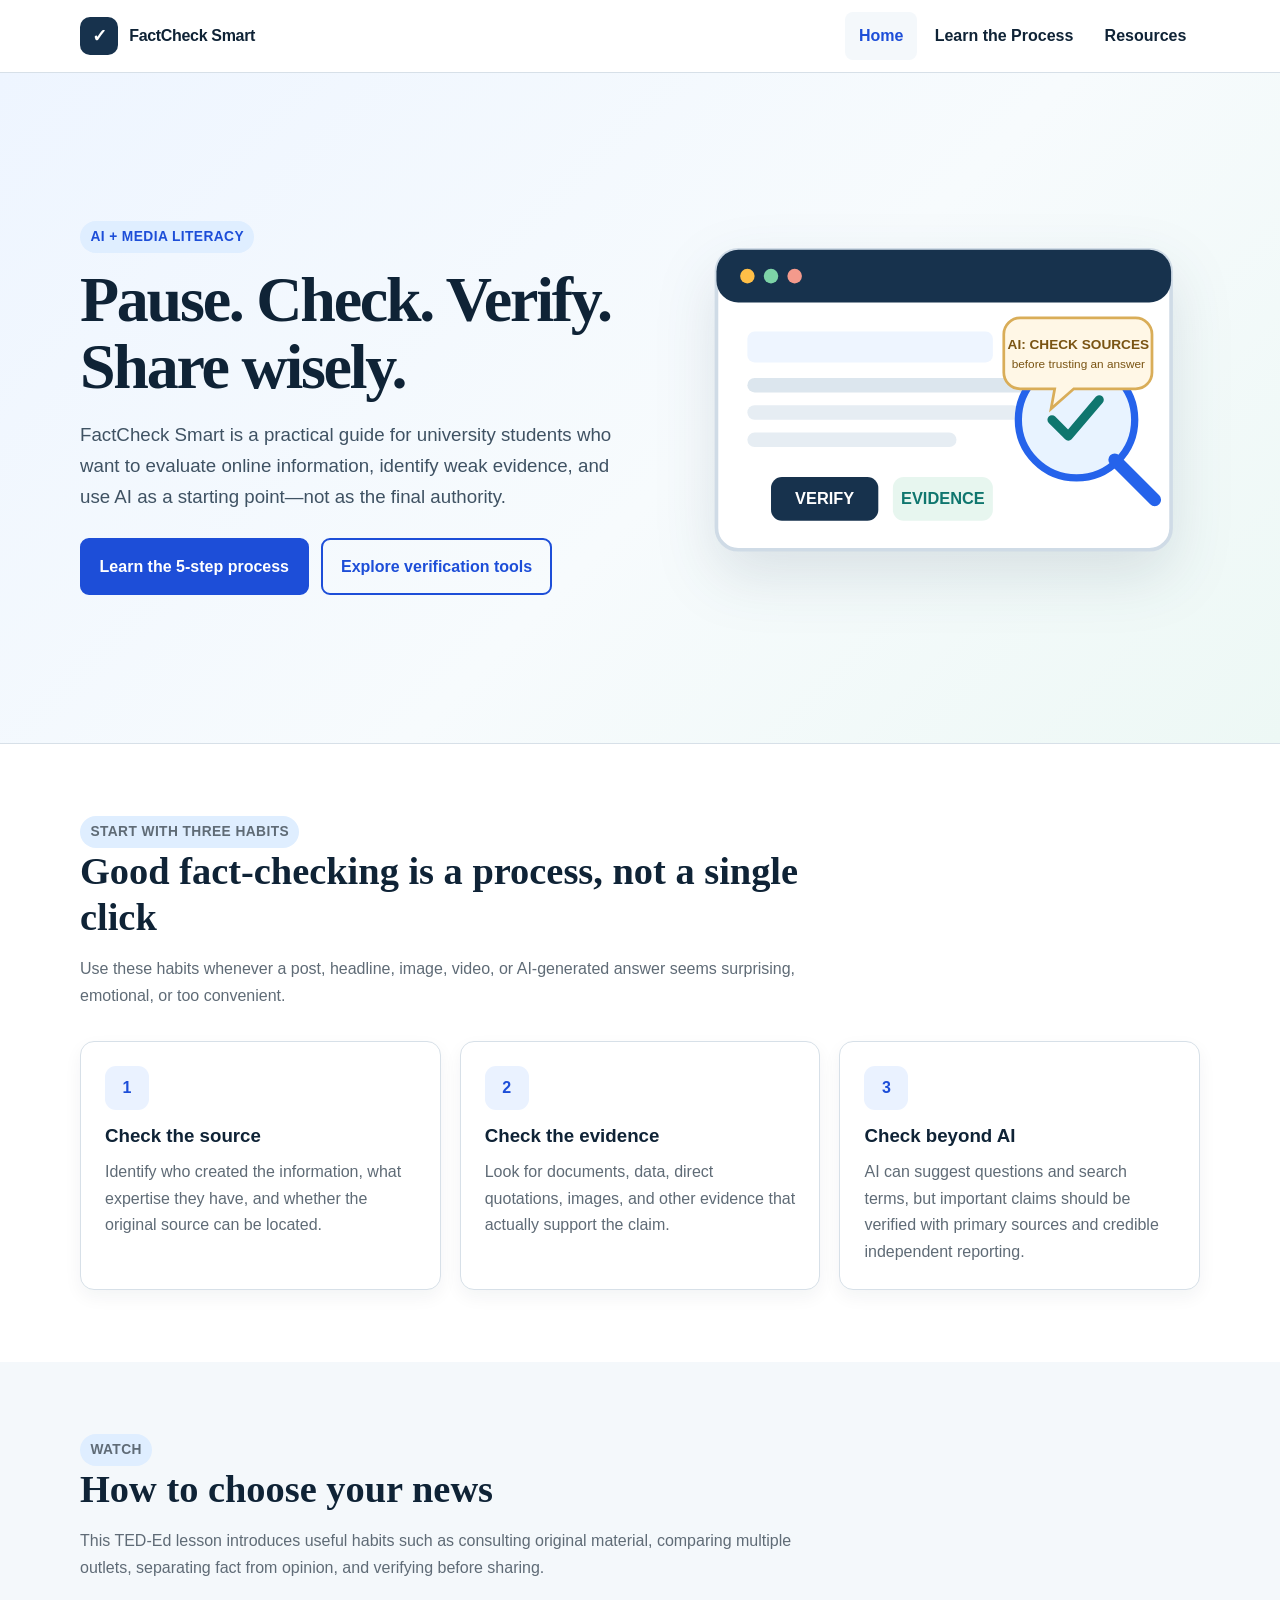
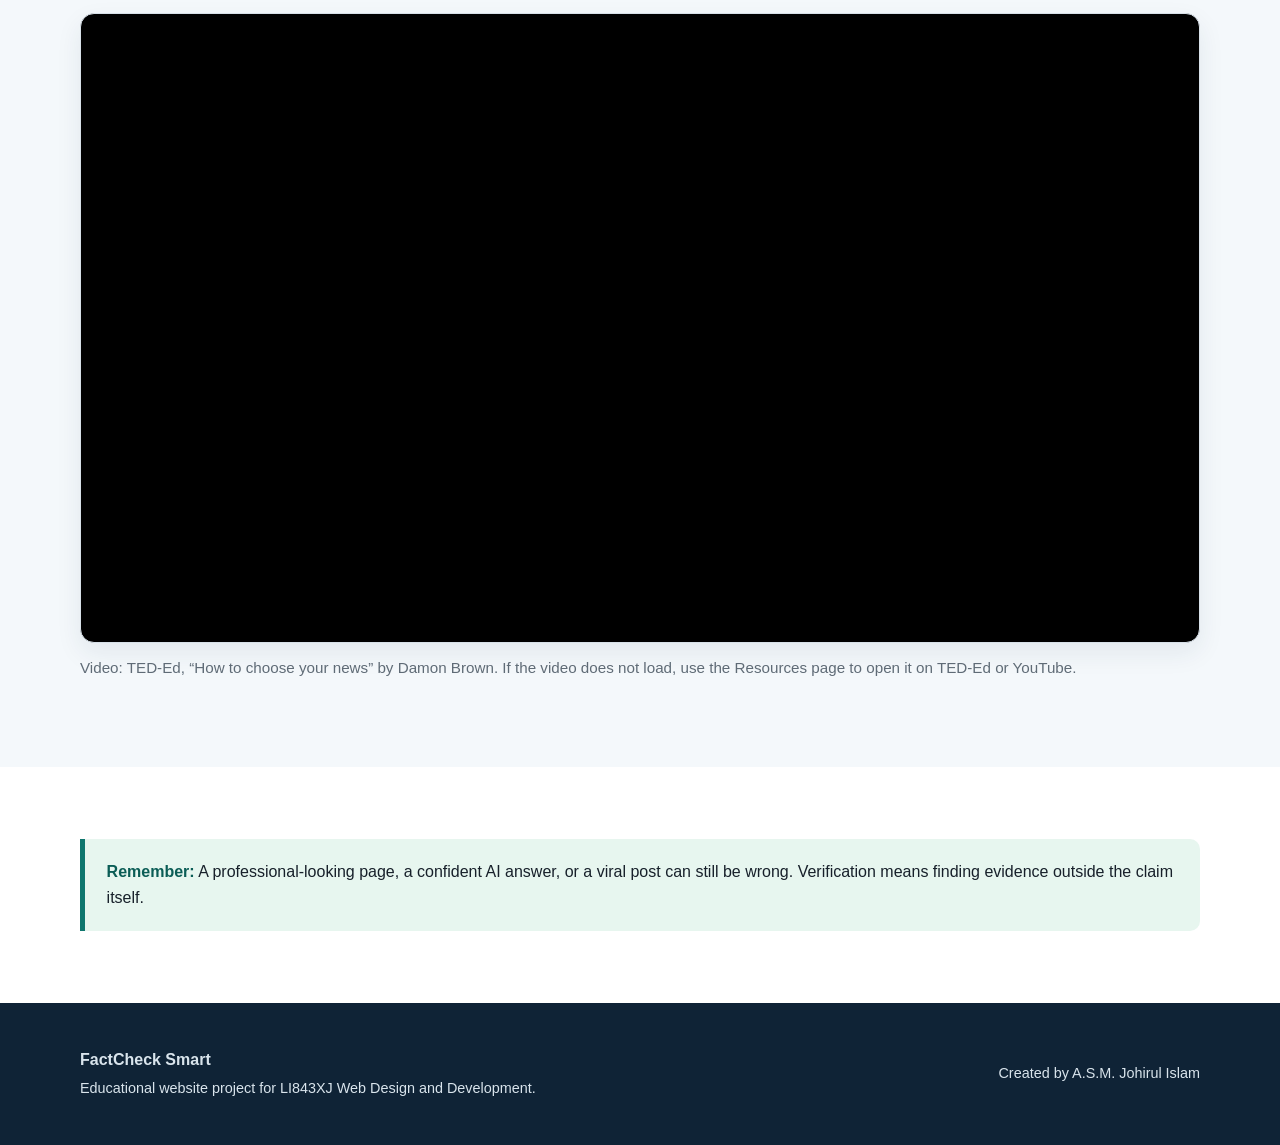
<file: index.html>
<!DOCTYPE html>
<html lang="en">
<head>
  <meta charset="UTF-8">
  <meta name="viewport" content="width=device-width, initial-scale=1.0">
  <meta name="description" content="FactCheck Smart is an educational website that helps university students evaluate online information and use AI-assisted fact-checking responsibly.">
  <title>FactCheck Smart | Home</title>
  <link rel="stylesheet" href="style.css">
</head>
<body>
<a class="skip-link" href="#main-content">Skip to main content</a>
<header class="site-header">
  <div class="nav-wrap">
    <a class="brand" href="index.html" aria-label="FactCheck Smart home">
      <span class="brand-mark" aria-hidden="true">✓</span>
      <span>FactCheck Smart</span>
    </a>
    <nav class="site-nav" aria-label="Primary navigation">
      <ul>
        <li><a href="index.html" aria-current="page">Home</a></li>
        <li><a href="learn.html">Learn the Process</a></li>
        <li><a href="resources.html">Resources</a></li>
      </ul>
    </nav>
  </div>
</header>

<main id="main-content">
  <section class="hero" aria-labelledby="hero-title">
    <div class="container hero-grid">
      <div>
        <p class="eyebrow">AI + media literacy</p>
        <h1 id="hero-title">Pause. Check. Verify. Share wisely.</h1>
        <p class="lead">FactCheck Smart is a practical guide for university students who want to evaluate online information, identify weak evidence, and use AI as a starting point—not as the final authority.</p>
        <div class="button-row">
          <a class="btn" href="learn.html">Learn the 5-step process</a>
          <a class="btn secondary" href="resources.html">Explore verification tools</a>
        </div>
      </div>
      <div class="hero-art">
        <svg viewBox="0 0 560 420" role="img" aria-labelledby="art-title art-desc">
          <title id="art-title">Fact-checking illustration</title>
          <desc id="art-desc">A browser window with a claim card, magnifying glass, evidence checkmarks, and an AI assistant bubble.</desc>
          <rect x="28" y="36" width="500" height="330" rx="24" fill="#ffffff" stroke="#cfdbe6" stroke-width="4"/>
          <rect x="28" y="36" width="500" height="58" rx="24" fill="#17324d"/>
          <circle cx="62" cy="65" r="8" fill="#ffbf47"/>
          <circle cx="88" cy="65" r="8" fill="#7dd3a7"/>
          <circle cx="114" cy="65" r="8" fill="#f49a8c"/>
          <rect x="62" y="126" width="270" height="34" rx="8" fill="#eef5ff"/>
          <rect x="62" y="177" width="360" height="16" rx="8" fill="#dce6ee"/>
          <rect x="62" y="207" width="300" height="16" rx="8" fill="#e6edf3"/>
          <rect x="62" y="237" width="230" height="16" rx="8" fill="#e6edf3"/>
          <circle cx="424" cy="223" r="64" fill="#e8f3ff" stroke="#2563eb" stroke-width="8"/>
          <line x1="466" y1="267" x2="510" y2="311" stroke="#2563eb" stroke-width="14" stroke-linecap="round"/>
          <path d="M397 223l18 18 34-40" fill="none" stroke="#0f766e" stroke-width="10" stroke-linecap="round" stroke-linejoin="round"/>
          <rect x="88" y="286" width="118" height="48" rx="12" fill="#17324d"/>
          <text x="147" y="316" text-anchor="middle" font-family="Arial" font-size="18" font-weight="700" fill="#fff">VERIFY</text>
          <rect x="222" y="286" width="110" height="48" rx="12" fill="#e7f6ef"/>
          <text x="277" y="316" text-anchor="middle" font-family="Arial" font-size="18" font-weight="700" fill="#0f766e">EVIDENCE</text>
          <path d="M362 111h127a18 18 0 0 1 18 18v42a18 18 0 0 1-18 18h-68l-25 22 4-22h-38a18 18 0 0 1-18-18v-42a18 18 0 0 1 18-18z" fill="#fff7e6" stroke="#d9ad58" stroke-width="3"/>
          <text x="426" y="145" text-anchor="middle" font-family="Arial" font-size="15" font-weight="700" fill="#7a5413">AI: CHECK SOURCES</text>
          <text x="426" y="166" text-anchor="middle" font-family="Arial" font-size="13" fill="#7a5413">before trusting an answer</text>
        </svg>
      </div>
    </div>
  </section>

  <section>
    <div class="container">
      <div class="section-title">
        <p class="eyebrow">Start with three habits</p>
        <h2>Good fact-checking is a process, not a single click</h2>
        <p>Use these habits whenever a post, headline, image, video, or AI-generated answer seems surprising, emotional, or too convenient.</p>
      </div>
      <div class="card-grid">
        <article class="card">
          <div class="icon-chip" aria-hidden="true">1</div>
          <h3>Check the source</h3>
          <p>Identify who created the information, what expertise they have, and whether the original source can be located.</p>
        </article>
        <article class="card">
          <div class="icon-chip" aria-hidden="true">2</div>
          <h3>Check the evidence</h3>
          <p>Look for documents, data, direct quotations, images, and other evidence that actually support the claim.</p>
        </article>
        <article class="card">
          <div class="icon-chip" aria-hidden="true">3</div>
          <h3>Check beyond AI</h3>
          <p>AI can suggest questions and search terms, but important claims should be verified with primary sources and credible independent reporting.</p>
        </article>
      </div>
    </div>
  </section>

  <section class="section-soft" aria-labelledby="video-title">
    <div class="container">
      <div class="section-title">
        <p class="eyebrow">Watch</p>
        <h2 id="video-title">How to choose your news</h2>
        <p>This TED-Ed lesson introduces useful habits such as consulting original material, comparing multiple outlets, separating fact from opinion, and verifying before sharing.</p>
      </div>
      <div class="video-wrap">
        <iframe src="https://www.youtube-nocookie.com/embed/q-Y-z6HmRgI" title="TED-Ed video: How to choose your news by Damon Brown" loading="lazy" allow="accelerometer; autoplay; clipboard-write; encrypted-media; gyroscope; picture-in-picture; web-share" allowfullscreen></iframe>
      </div>
      <p class="video-caption">Video: TED-Ed, “How to choose your news” by Damon Brown. If the video does not load, use the Resources page to open it on TED-Ed or YouTube.</p>
    </div>
  </section>

  <section>
    <div class="container">
      <div class="callout">
        <strong>Remember:</strong> A professional-looking page, a confident AI answer, or a viral post can still be wrong. Verification means finding evidence outside the claim itself.
      </div>
    </div>
  </section>
</main>

<footer class="site-footer">
  <div class="container footer-grid">
    <div>
      <p><strong>FactCheck Smart</strong></p>
      <p class="small">Educational website project for LI843XJ Web Design and Development.</p>
    </div>
    <p class="small">Created by A.S.M. Johirul Islam</p>
  </div>
</footer>
</body>
</html>
</file>
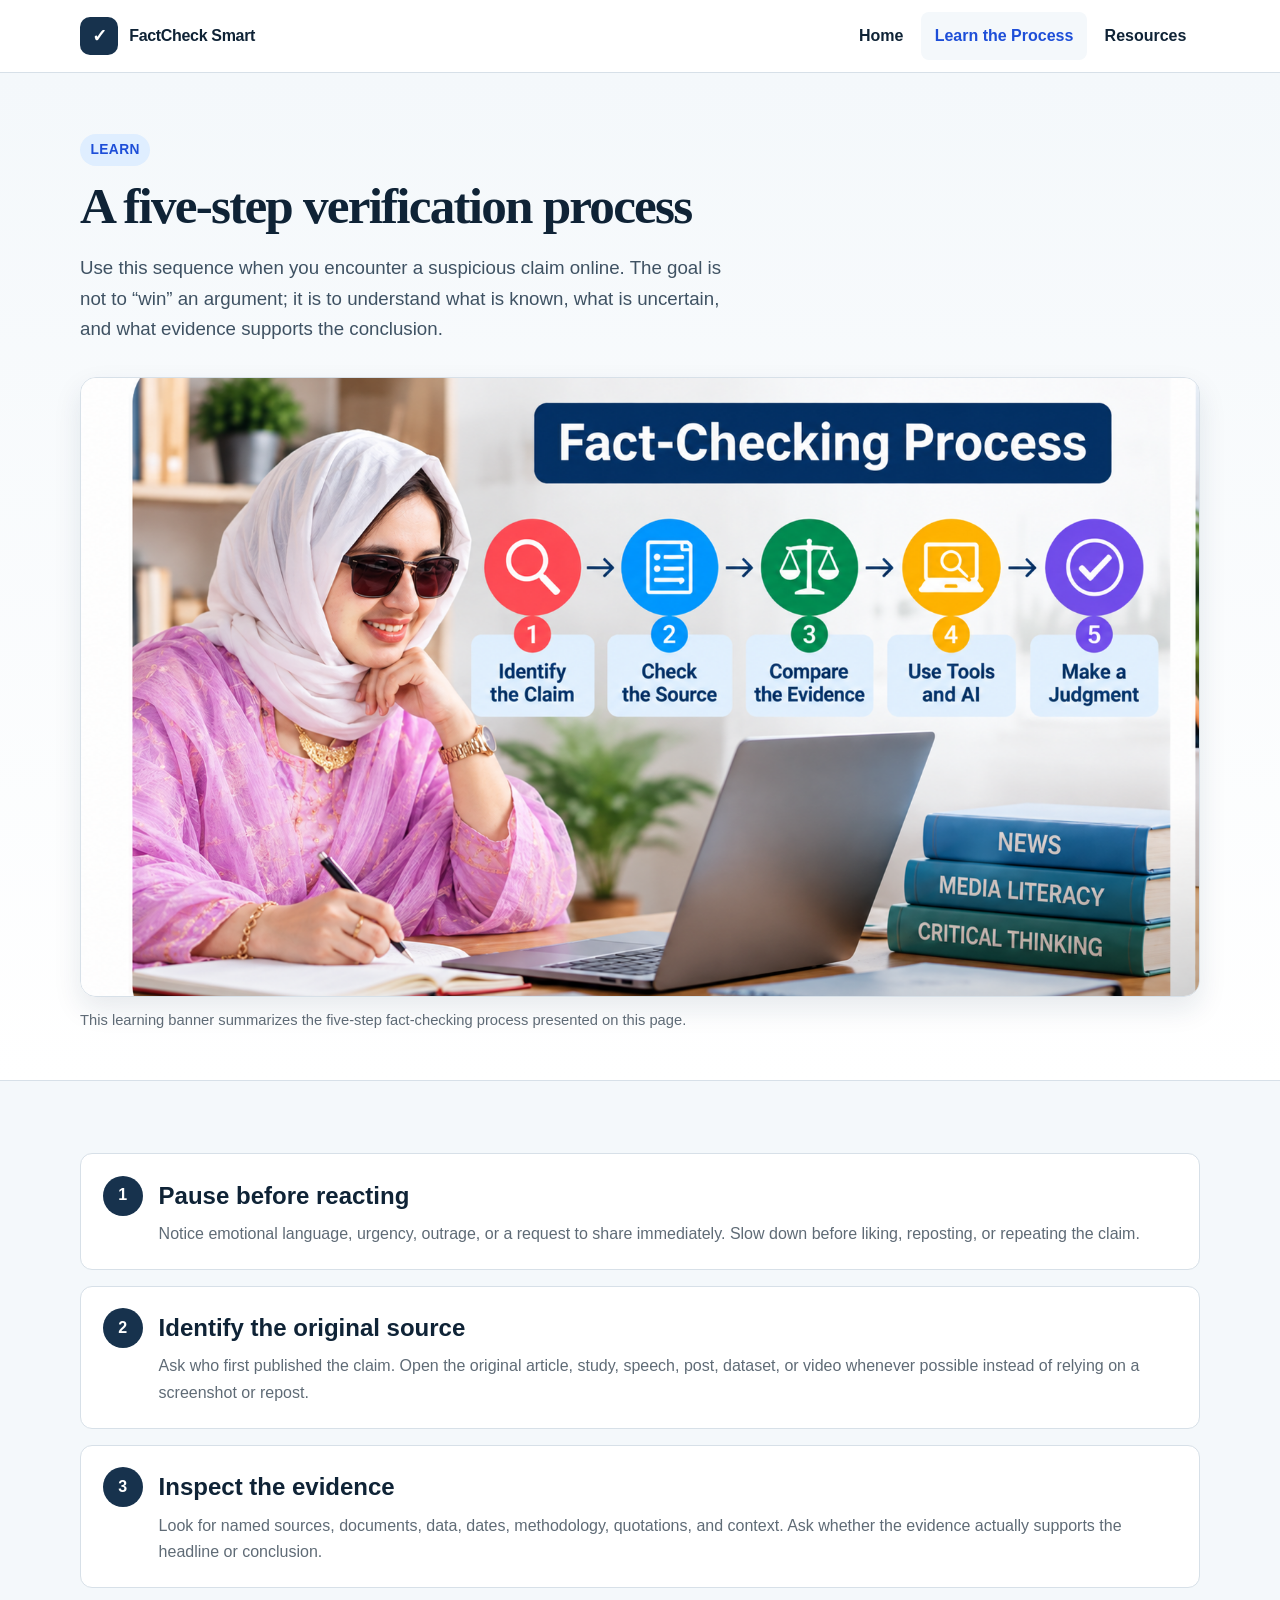
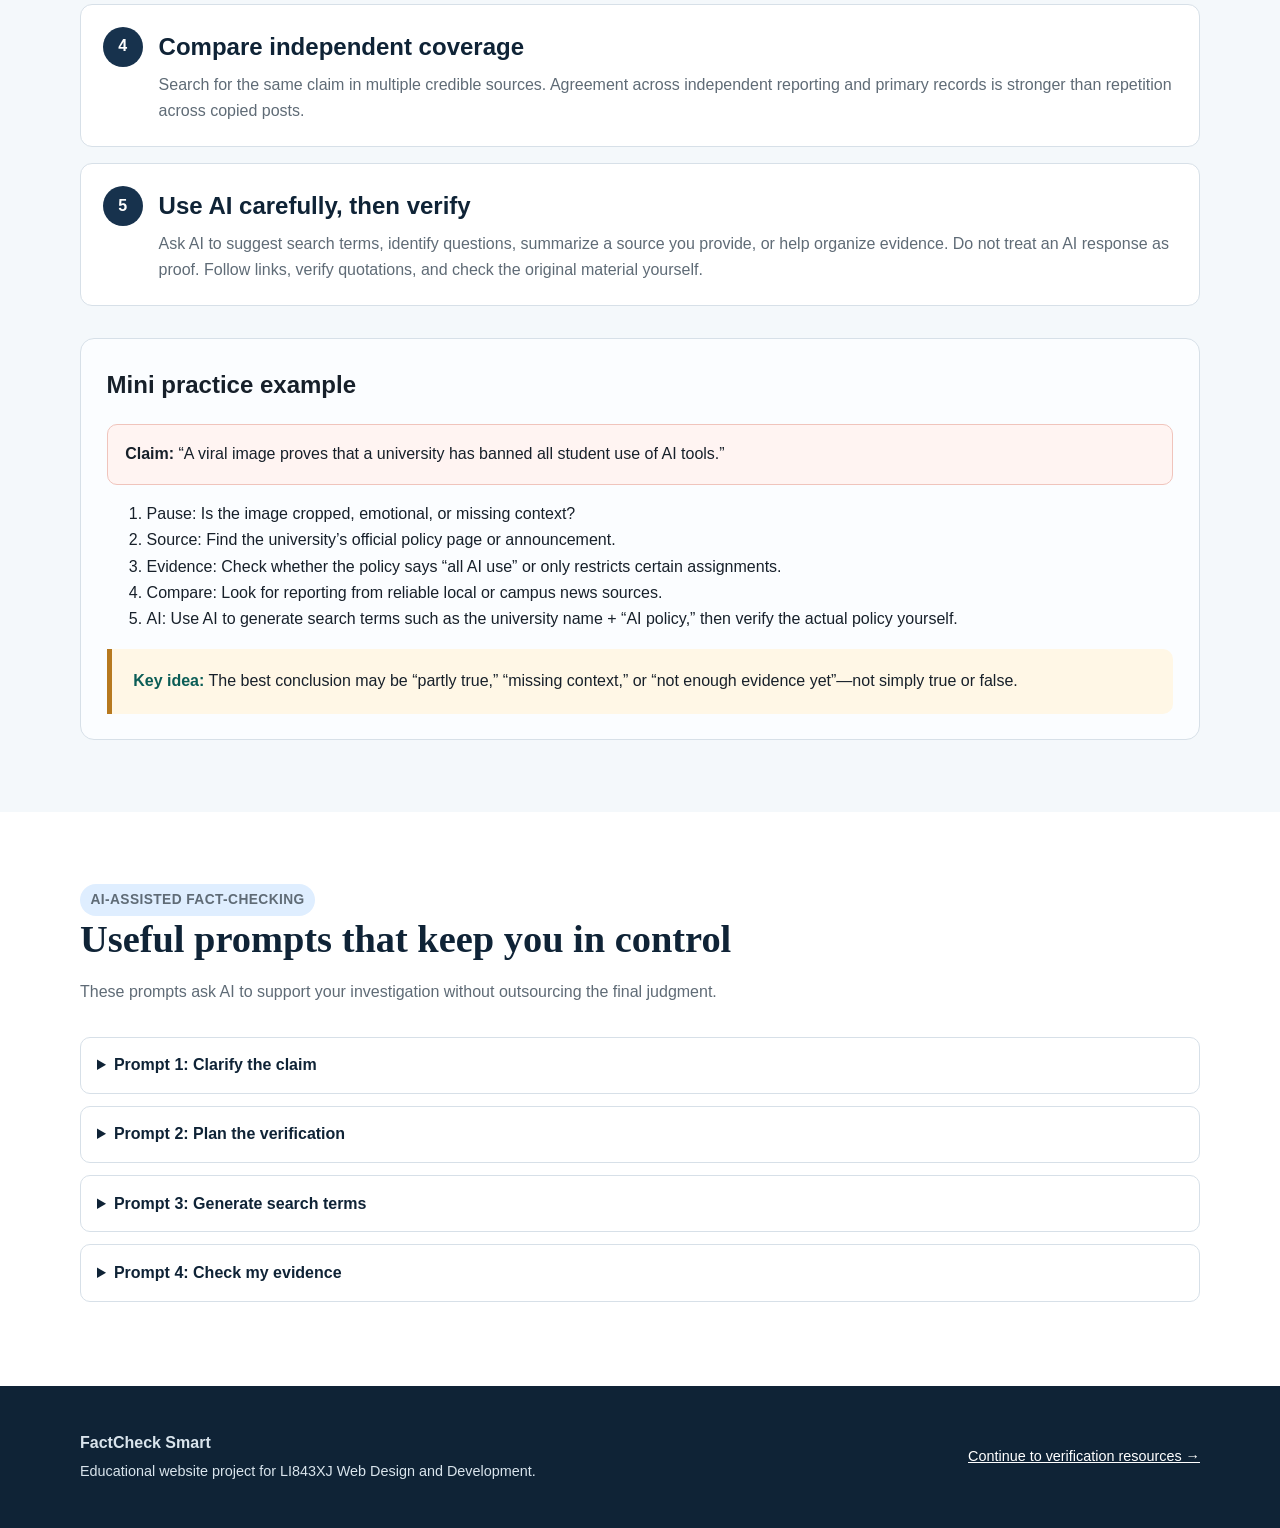
<file: learn.html>
<!DOCTYPE html>
<html lang="en">
<head>
  <meta charset="UTF-8">
  <meta name="viewport" content="width=device-width, initial-scale=1.0">
  <meta name="description" content="Learn a five-step process for evaluating claims, sources, evidence, and AI-assisted fact-checking results.">
  <title>FactCheck Smart | Learn the Process</title>
  <link rel="stylesheet" href="style.css">
</head>
<body>
<a class="skip-link" href="#main-content">Skip to main content</a>
<header class="site-header">
  <div class="nav-wrap">
    <a class="brand" href="index.html" aria-label="FactCheck Smart home">
      <span class="brand-mark" aria-hidden="true">✓</span>
      <span>FactCheck Smart</span>
    </a>
    <nav class="site-nav" aria-label="Primary navigation">
      <ul>
        <li><a href="index.html">Home</a></li>
        <li><a href="learn.html" aria-current="page">Learn the Process</a></li>
        <li><a href="resources.html">Resources</a></li>
      </ul>
    </nav>
  </div>
</header>

<main id="main-content">
  <header class="page-hero">
    <div class="container">
      <p class="eyebrow">Learn</p>
      <h1>A five-step verification process</h1>
      <p class="lead">Use this sequence when you encounter a suspicious claim online. The goal is not to “win” an argument; it is to understand what is known, what is uncertain, and what evidence supports the conclusion.</p>

      <figure class="learn-feature-photo learn-process-banner">
        <img src="images/fact_checking_process_study_banner.png"
             alt="Fact-checking process banner showing a student using a laptop and five steps: identify the claim, check the source, compare the evidence, use tools and AI, and make a judgment"
             width="1569" height="1002">
        <figcaption>This learning banner summarizes the five-step fact-checking process presented on this page.</figcaption>
      </figure>
    </div>
  </header>

  <section class="section-soft">
    <div class="container">
      <div class="steps">
        <article class="step">
          <div>
            <h2>Pause before reacting</h2>
            <p>Notice emotional language, urgency, outrage, or a request to share immediately. Slow down before liking, reposting, or repeating the claim.</p>
          </div>
        </article>
        <article class="step">
          <div>
            <h2>Identify the original source</h2>
            <p>Ask who first published the claim. Open the original article, study, speech, post, dataset, or video whenever possible instead of relying on a screenshot or repost.</p>
          </div>
        </article>
        <article class="step">
          <div>
            <h2>Inspect the evidence</h2>
            <p>Look for named sources, documents, data, dates, methodology, quotations, and context. Ask whether the evidence actually supports the headline or conclusion.</p>
          </div>
        </article>
        <article class="step">
          <div>
            <h2>Compare independent coverage</h2>
            <p>Search for the same claim in multiple credible sources. Agreement across independent reporting and primary records is stronger than repetition across copied posts.</p>
          </div>
        </article>
        <article class="step">
          <div>
            <h2>Use AI carefully, then verify</h2>
            <p>Ask AI to suggest search terms, identify questions, summarize a source you provide, or help organize evidence. Do not treat an AI response as proof. Follow links, verify quotations, and check the original material yourself.</p>
          </div>
        </article>
      </div>

      <div class="example-box">
        <h2>Mini practice example</h2>
        <p class="claim"><strong>Claim:</strong> “A viral image proves that a university has banned all student use of AI tools.”</p>
        <ol>
          <li>Pause: Is the image cropped, emotional, or missing context?</li>
          <li>Source: Find the university’s official policy page or announcement.</li>
          <li>Evidence: Check whether the policy says “all AI use” or only restricts certain assignments.</li>
          <li>Compare: Look for reporting from reliable local or campus news sources.</li>
          <li>AI: Use AI to generate search terms such as the university name + “AI policy,” then verify the actual policy yourself.</li>
        </ol>
        <div class="callout warning"><strong>Key idea:</strong> The best conclusion may be “partly true,” “missing context,” or “not enough evidence yet”—not simply true or false.</div>
      </div>
    </div>
  </section>

  <section>
    <div class="container">
      <div class="section-title">
        <p class="eyebrow">AI-assisted fact-checking</p>
        <h2>Useful prompts that keep you in control</h2>
        <p>These prompts ask AI to support your investigation without outsourcing the final judgment.</p>
      </div>
      <div class="details-list">
        <details>
          <summary>Prompt 1: Clarify the claim</summary>
          <p>“Rewrite this claim as one precise, checkable statement. Do not decide whether it is true.”</p>
        </details>
        <details>
          <summary>Prompt 2: Plan the verification</summary>
          <p>“What primary sources, records, datasets, or expert sources would be most useful for verifying this claim?”</p>
        </details>
        <details>
          <summary>Prompt 3: Generate search terms</summary>
          <p>“Give me five neutral search queries to investigate this claim from multiple perspectives.”</p>
        </details>
        <details>
          <summary>Prompt 4: Check my evidence</summary>
          <p>“Here are the sources I found. Compare what each source actually supports and identify any gaps or contradictions. Do not invent missing facts.”</p>
        </details>
      </div>
    </div>
  </section>
</main>

<footer class="site-footer">
  <div class="container footer-grid">
    <div>
      <p><strong>FactCheck Smart</strong></p>
      <p class="small">Educational website project for LI843XJ Web Design and Development.</p>
    </div>
    <p class="small"><a href="resources.html">Continue to verification resources →</a></p>
  </div>
</footer>
</body>
</html>
</file>
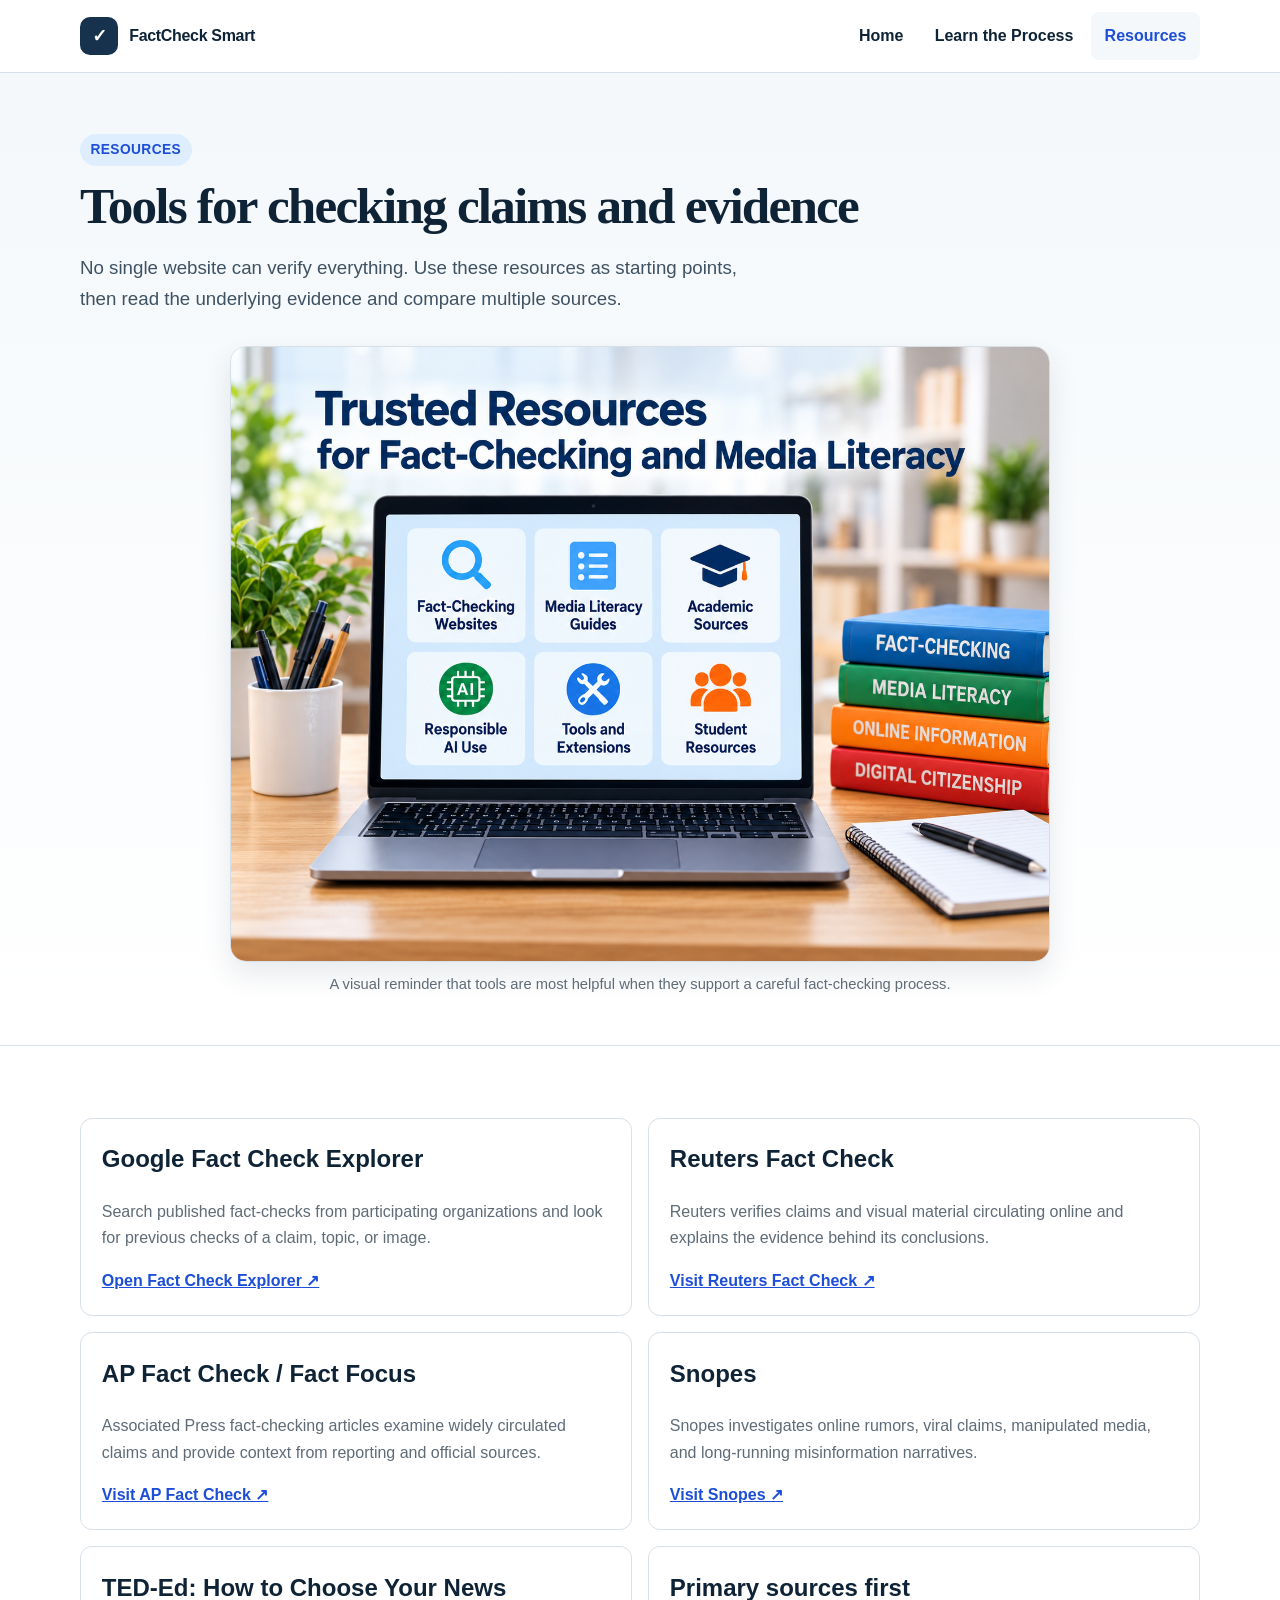
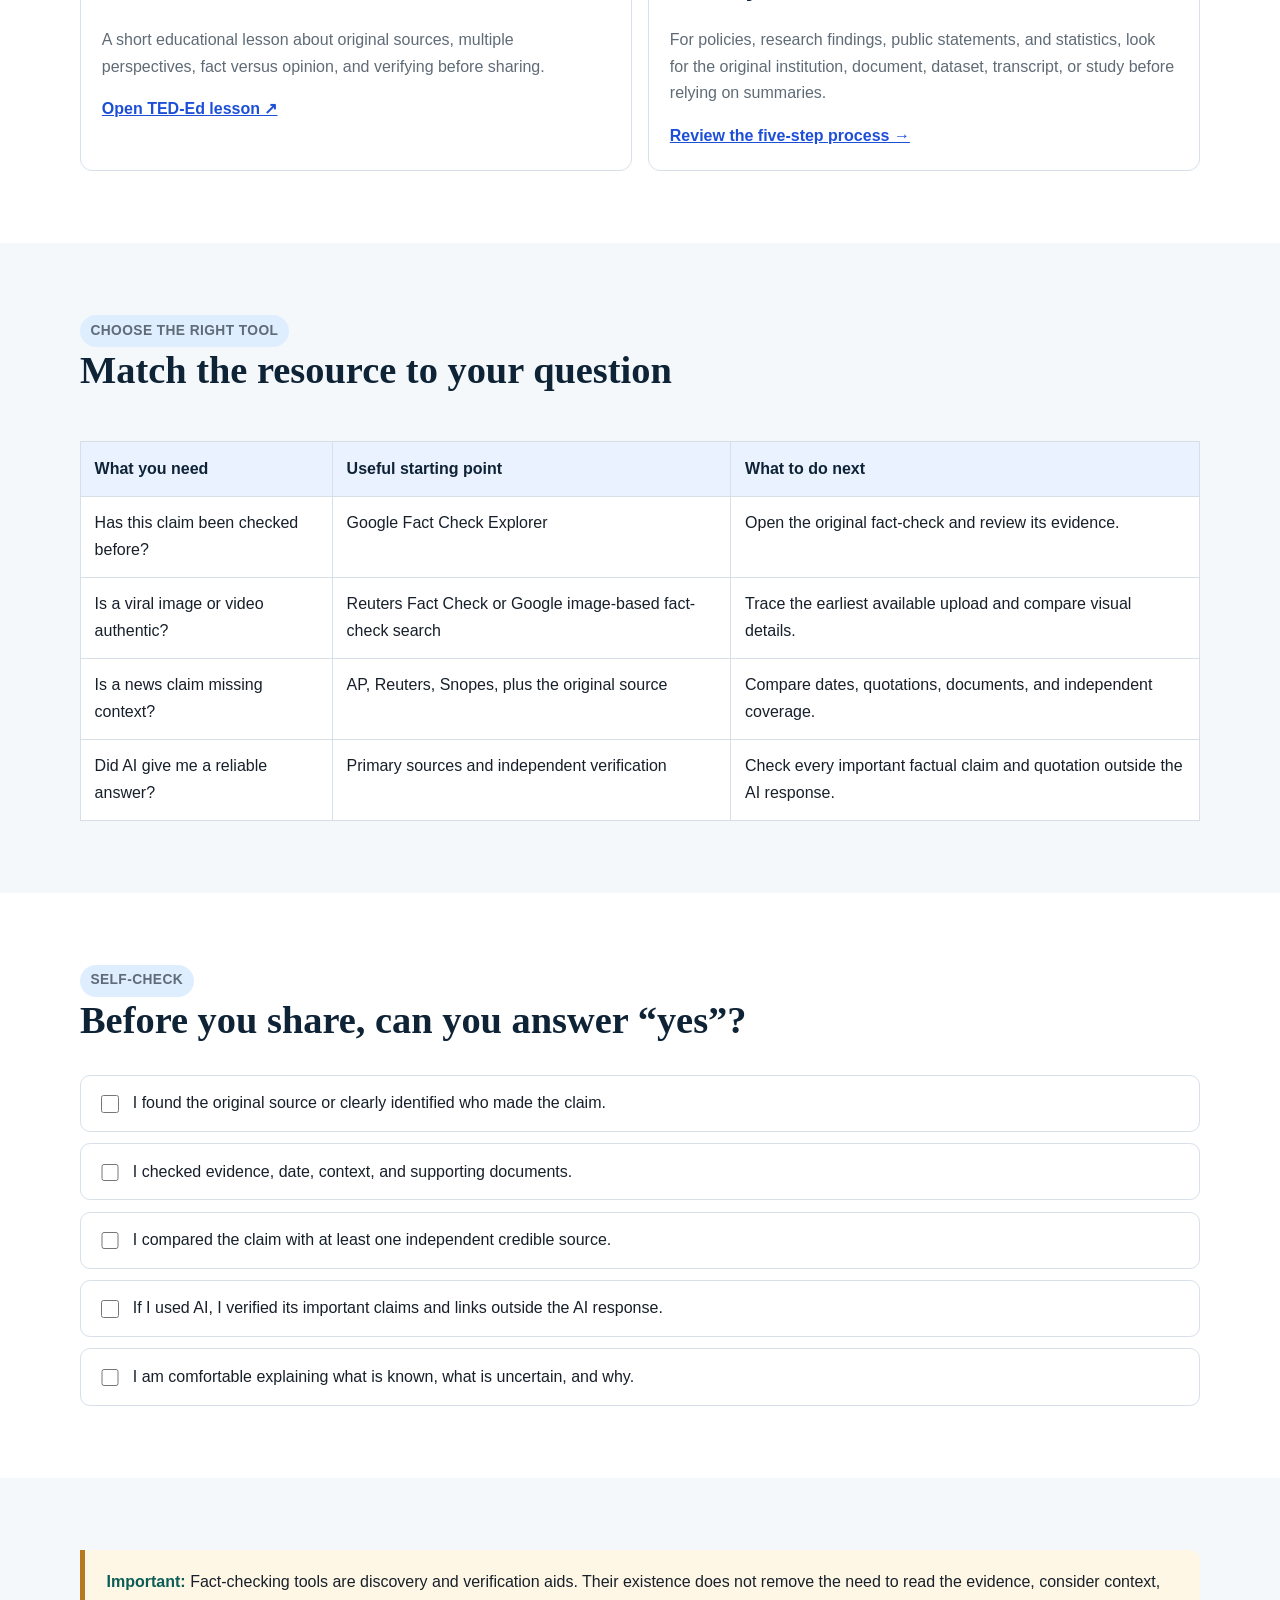
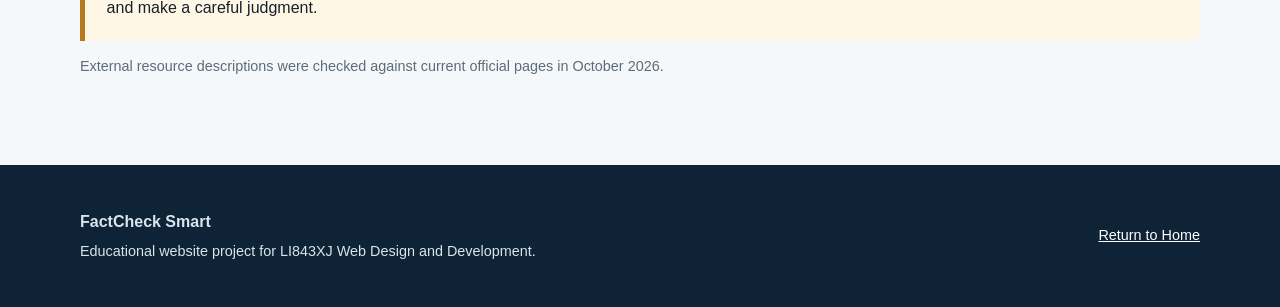
<file: resources.html>
<!DOCTYPE html>
<html lang="en">
<head>
  <meta charset="UTF-8">
  <meta name="viewport" content="width=device-width, initial-scale=1.0">
  <meta name="description" content="A curated set of fact-checking, source verification, and media literacy resources for university students.">
  <title>FactCheck Smart | Resources</title>
  <link rel="stylesheet" href="style.css">
</head>
<body>
<a class="skip-link" href="#main-content">Skip to main content</a>
<header class="site-header">
  <div class="nav-wrap">
    <a class="brand" href="index.html" aria-label="FactCheck Smart home">
      <span class="brand-mark" aria-hidden="true">✓</span>
      <span>FactCheck Smart</span>
    </a>
    <nav class="site-nav" aria-label="Primary navigation">
      <ul>
        <li><a href="index.html">Home</a></li>
        <li><a href="learn.html">Learn the Process</a></li>
        <li><a href="resources.html" aria-current="page">Resources</a></li>
      </ul>
    </nav>
  </div>
</header>

<main id="main-content">
  <header class="page-hero">
    <div class="container">
      <p class="eyebrow">Resources</p>
      <h1>Tools for checking claims and evidence</h1>
      <p class="lead">No single website can verify everything. Use these resources as starting points, then read the underlying evidence and compare multiple sources.</p>
      <figure class="page-support-image">
        <img src="images/resources-page-image.png"
             alt="Student working at a laptop with a visual fact-checking process diagram"
             width="1536" height="1024">
        <figcaption>A visual reminder that tools are most helpful when they support a careful fact-checking process.</figcaption>
      </figure>
    </div>
  </header>

  <section>
    <div class="container">
      <div class="resource-grid">
        <article class="resource-card">
          <h2>Google Fact Check Explorer</h2>
          <p>Search published fact-checks from participating organizations and look for previous checks of a claim, topic, or image.</p>
          <a href="https://toolbox.google.com/factcheck/explorer" target="_blank" rel="noopener noreferrer">Open Fact Check Explorer<span class="sr-only"></span> ↗</a>
        </article>
        <article class="resource-card">
          <h2>Reuters Fact Check</h2>
          <p>Reuters verifies claims and visual material circulating online and explains the evidence behind its conclusions.</p>
          <a href="https://www.reuters.com/fact-check/" target="_blank" rel="noopener noreferrer">Visit Reuters Fact Check ↗</a>
        </article>
        <article class="resource-card">
          <h2>AP Fact Check / Fact Focus</h2>
          <p>Associated Press fact-checking articles examine widely circulated claims and provide context from reporting and official sources.</p>
          <a href="https://apnews.com/hub/ap-fact-check" target="_blank" rel="noopener noreferrer">Visit AP Fact Check ↗</a>
        </article>
        <article class="resource-card">
          <h2>Snopes</h2>
          <p>Snopes investigates online rumors, viral claims, manipulated media, and long-running misinformation narratives.</p>
          <a href="https://www.snopes.com/" target="_blank" rel="noopener noreferrer">Visit Snopes ↗</a>
        </article>
        <article class="resource-card">
          <h2>TED-Ed: How to Choose Your News</h2>
          <p>A short educational lesson about original sources, multiple perspectives, fact versus opinion, and verifying before sharing.</p>
          <a href="https://ed.ted.com/lessons/how-to-choose-your-news-damon-brown" target="_blank" rel="noopener noreferrer">Open TED-Ed lesson ↗</a>
        </article>
        <article class="resource-card">
          <h2>Primary sources first</h2>
          <p>For policies, research findings, public statements, and statistics, look for the original institution, document, dataset, transcript, or study before relying on summaries.</p>
          <a href="learn.html">Review the five-step process →</a>
        </article>
      </div>
    </div>
  </section>

  <section class="section-soft">
    <div class="container">
      <div class="section-title">
        <p class="eyebrow">Choose the right tool</p>
        <h2>Match the resource to your question</h2>
      </div>
      <div class="table-wrap">
        <table>
          <thead>
            <tr>
              <th scope="col">What you need</th>
              <th scope="col">Useful starting point</th>
              <th scope="col">What to do next</th>
            </tr>
          </thead>
          <tbody>
            <tr>
              <td>Has this claim been checked before?</td>
              <td>Google Fact Check Explorer</td>
              <td>Open the original fact-check and review its evidence.</td>
            </tr>
            <tr>
              <td>Is a viral image or video authentic?</td>
              <td>Reuters Fact Check or Google image-based fact-check search</td>
              <td>Trace the earliest available upload and compare visual details.</td>
            </tr>
            <tr>
              <td>Is a news claim missing context?</td>
              <td>AP, Reuters, Snopes, plus the original source</td>
              <td>Compare dates, quotations, documents, and independent coverage.</td>
            </tr>
            <tr>
              <td>Did AI give me a reliable answer?</td>
              <td>Primary sources and independent verification</td>
              <td>Check every important factual claim and quotation outside the AI response.</td>
            </tr>
          </tbody>
        </table>
      </div>
    </div>
  </section>

  <section>
    <div class="container">
      <div class="section-title">
        <p class="eyebrow">Self-check</p>
        <h2>Before you share, can you answer “yes”?</h2>
      </div>
      <form aria-label="Fact-checking self-checklist">
        <div class="checklist">
          <label class="check-item"><input type="checkbox"> <span>I found the original source or clearly identified who made the claim.</span></label>
          <label class="check-item"><input type="checkbox"> <span>I checked evidence, date, context, and supporting documents.</span></label>
          <label class="check-item"><input type="checkbox"> <span>I compared the claim with at least one independent credible source.</span></label>
          <label class="check-item"><input type="checkbox"> <span>If I used AI, I verified its important claims and links outside the AI response.</span></label>
          <label class="check-item"><input type="checkbox"> <span>I am comfortable explaining what is known, what is uncertain, and why.</span></label>
        </div>
      </form>
    </div>
  </section>

  <section class="section-soft">
    <div class="container">
      <div class="callout warning">
        <strong>Important:</strong> Fact-checking tools are discovery and verification aids. Their existence does not remove the need to read the evidence, consider context, and make a careful judgment.
      </div>
      <p class="small muted">External resource descriptions were checked against current official pages in October 2026.</p>
    </div>
  </section>
</main>

<footer class="site-footer">
  <div class="container footer-grid">
    <div>
      <p><strong>FactCheck Smart</strong></p>
      <p class="small">Educational website project for LI843XJ Web Design and Development.</p>
    </div>
    <p class="small"><a href="index.html">Return to Home</a></p>
  </div>
</footer>
</body>
</html>
</file>
<file: style.css>
:root {
  --navy: #17324d;
  --navy-deep: #0f2336;
  --blue: #2563eb;
  --blue-dark: #1d4ed8;
  --teal: #0f766e;
  --gold: #b7791f;
  --ink: #17202a;
  --muted: #5f6b76;
  --line: #d7e0e8;
  --soft: #f4f8fb;
  --white: #ffffff;
  --focus: #ffbf47;
  --success: #e7f6ef;
  --warning: #fff7e6;
  --max: 1120px;
}

* { box-sizing: border-box; }

html { scroll-behavior: smooth; }

body {
  margin: 0;
  color: var(--ink);
  background: var(--white);
  font-family: Arial, Helvetica, sans-serif;
  line-height: 1.65;
}

img, svg, iframe { max-width: 100%; }

a { color: var(--blue-dark); }
a:hover { text-decoration-thickness: 2px; }
a:focus-visible,
button:focus-visible,
input:focus-visible,
textarea:focus-visible,
summary:focus-visible {
  outline: 3px solid var(--focus);
  outline-offset: 3px;
}

.skip-link {
  position: absolute;
  left: -999px;
  top: 0;
  z-index: 1000;
  padding: .65rem 1rem;
  background: var(--white);
  color: var(--navy-deep);
  border: 2px solid var(--navy-deep);
}
.skip-link:focus { left: 1rem; top: 1rem; }

.site-header {
  position: sticky;
  top: 0;
  z-index: 50;
  background: rgba(255,255,255,.97);
  border-bottom: 1px solid var(--line);
}

.nav-wrap {
  width: min(var(--max), calc(100% - 2rem));
  margin: 0 auto;
  min-height: 72px;
  display: flex;
  align-items: center;
  justify-content: space-between;
  gap: 1.25rem;
}

.brand {
  display: inline-flex;
  align-items: center;
  gap: .7rem;
  color: var(--navy-deep);
  text-decoration: none;
  font-weight: 800;
  letter-spacing: -.02em;
}
.brand-mark {
  display: grid;
  place-items: center;
  width: 38px;
  height: 38px;
  border-radius: 10px;
  background: var(--navy);
  color: var(--white);
  font-size: 1.15rem;
}

.site-nav ul {
  list-style: none;
  margin: 0;
  padding: 0;
  display: flex;
  align-items: center;
  gap: .25rem;
}
.site-nav a {
  display: block;
  padding: .7rem .85rem;
  border-radius: 8px;
  color: var(--navy-deep);
  text-decoration: none;
  font-weight: 700;
}
.site-nav a:hover,
.site-nav a[aria-current="page"] {
  background: var(--soft);
  color: var(--blue-dark);
}

.container {
  width: min(var(--max), calc(100% - 2rem));
  margin: 0 auto;
}

.hero {
  background: linear-gradient(135deg, #eef5ff 0%, #f7fbfd 55%, #edf8f5 100%);
  border-bottom: 1px solid var(--line);
}
.hero-grid {
  min-height: 520px;
  display: grid;
  grid-template-columns: 1.05fr .95fr;
  align-items: center;
  gap: 3rem;
  padding: 4.5rem 0;
}
.eyebrow {
  display: inline-block;
  margin: 0 0 .8rem;
  padding: .3rem .65rem;
  border-radius: 999px;
  background: #dfeeff;
  color: var(--blue-dark);
  font-size: .86rem;
  font-weight: 800;
  letter-spacing: .03em;
  text-transform: uppercase;
}
.hero h1,
.page-hero h1 {
  margin: 0;
  color: var(--navy-deep);
  font-family: Georgia, 'Times New Roman', serif;
  font-size: clamp(2.35rem, 5vw, 4.5rem);
  line-height: 1.05;
  letter-spacing: -.035em;
}
.hero p.lead,
.page-hero p.lead {
  margin: 1.25rem 0 0;
  max-width: 64ch;
  color: #3f5263;
  font-size: 1.17rem;
}
.button-row {
  display: flex;
  flex-wrap: wrap;
  gap: .8rem;
  margin-top: 1.6rem;
}
.btn {
  display: inline-block;
  padding: .82rem 1.1rem;
  border: 2px solid var(--blue-dark);
  border-radius: 9px;
  background: var(--blue-dark);
  color: var(--white);
  text-decoration: none;
  font-weight: 800;
}
.btn:hover { background: #153eaa; }
.btn.secondary {
  background: transparent;
  color: var(--blue-dark);
}
.btn.secondary:hover { background: #e8f0ff; }

.hero-art {
  min-height: 360px;
  display: grid;
  place-items: center;
}
.hero-art svg {
  width: min(100%, 520px);
  height: auto;
  filter: drop-shadow(0 24px 30px rgba(23,50,77,.12));
}

section { padding: 4.5rem 0; }
.section-soft { background: var(--soft); }
.section-title {
  max-width: 760px;
  margin: 0 0 2rem;
}
.section-title h2 {
  margin: 0;
  color: var(--navy-deep);
  font-family: Georgia, 'Times New Roman', serif;
  font-size: clamp(1.8rem, 3vw, 2.7rem);
  line-height: 1.2;
}
.section-title p { color: var(--muted); margin-bottom: 0; }

.card-grid {
  display: grid;
  grid-template-columns: repeat(3, 1fr);
  gap: 1.2rem;
}
.card {
  background: var(--white);
  border: 1px solid var(--line);
  border-radius: 14px;
  padding: 1.5rem;
  box-shadow: 0 7px 18px rgba(24,46,67,.05);
}
.card h3 { margin: .7rem 0 .45rem; color: var(--navy-deep); }
.card p { margin: 0; color: var(--muted); }
.icon-chip {
  width: 44px;
  height: 44px;
  display: grid;
  place-items: center;
  border-radius: 11px;
  background: #eaf2ff;
  color: var(--blue-dark);
  font-weight: 900;
}

.callout {
  border-left: 5px solid var(--teal);
  background: var(--success);
  padding: 1.2rem 1.35rem;
  border-radius: 0 10px 10px 0;
}
.callout strong { color: #0b5d56; }
.callout.warning {
  border-left-color: var(--gold);
  background: var(--warning);
}

.video-wrap {
  overflow: hidden;
  border: 1px solid var(--line);
  border-radius: 14px;
  background: #000;
  box-shadow: 0 10px 26px rgba(23,50,77,.08);
  aspect-ratio: 16 / 9;
}
.video-wrap iframe {
  width: 100%;
  height: 100%;
  border: 0;
}
.video-caption { margin-top: .75rem; color: var(--muted); font-size: .95rem; }

.page-hero {
  padding: 3.8rem 0 3rem;
  background: linear-gradient(180deg, #f4f8fb 0%, #fff 100%);
  border-bottom: 1px solid var(--line);
}
.page-hero h1 { font-size: clamp(2.2rem, 4vw, 3.6rem); }

.learn-feature-photo {
  margin: 2rem 0 0;
}
.learn-feature-photo img {
  display: block;
  width: 100%;
  max-height: 560px;
  object-fit: cover;
  object-position: center 42%;
  border: 1px solid var(--line);
  border-radius: 16px;
  box-shadow: 0 12px 28px rgba(23,50,77,.10);
}
.learn-feature-photo figcaption {
  margin-top: .65rem;
  color: var(--muted);
  font-size: .92rem;
}

.steps {
  counter-reset: factstep;
  display: grid;
  gap: 1rem;
}
.step {
  counter-increment: factstep;
  display: grid;
  grid-template-columns: auto 1fr;
  gap: 1rem;
  align-items: start;
  padding: 1.35rem;
  background: var(--white);
  border: 1px solid var(--line);
  border-radius: 12px;
}
.step::before {
  content: counter(factstep);
  width: 40px;
  height: 40px;
  display: grid;
  place-items: center;
  border-radius: 50%;
  background: var(--navy);
  color: var(--white);
  font-weight: 900;
}
.step h2, .step h3 { margin: 0 0 .35rem; color: var(--navy-deep); }
.step p { margin: 0; color: var(--muted); }

.example-box {
  margin-top: 2rem;
  padding: 1.6rem;
  border: 1px solid var(--line);
  border-radius: 14px;
  background: #fbfdff;
}
.example-box h2 { margin-top: 0; }
.claim {
  padding: 1rem 1.1rem;
  border-radius: 10px;
  background: #fff4f2;
  border: 1px solid #f0c4bc;
}

.checklist {
  display: grid;
  gap: .7rem;
  margin-top: 1.2rem;
}
.check-item {
  display: flex;
  gap: .7rem;
  align-items: flex-start;
  padding: .9rem 1rem;
  border: 1px solid var(--line);
  border-radius: 10px;
  background: var(--white);
}
.check-item input { margin-top: .3rem; width: 1.1rem; height: 1.1rem; }

.resource-grid {
  display: grid;
  grid-template-columns: repeat(2, 1fr);
  gap: 1rem;
}
.resource-card {
  padding: 1.3rem;
  border: 1px solid var(--line);
  border-radius: 12px;
  background: var(--white);
}
.resource-card h2, .resource-card h3 { margin-top: 0; color: var(--navy-deep); }
.resource-card p { color: var(--muted); }
.resource-card a { font-weight: 800; }

.table-wrap { overflow-x: auto; }
table {
  width: 100%;
  border-collapse: collapse;
  margin-top: 1rem;
  background: var(--white);
}
th, td {
  padding: .85rem;
  border: 1px solid var(--line);
  text-align: left;
  vertical-align: top;
}
th { background: #eaf2ff; color: var(--navy-deep); }

.details-list details {
  border: 1px solid var(--line);
  border-radius: 10px;
  padding: .9rem 1rem;
  background: var(--white);
  margin-bottom: .75rem;
}
.details-list summary {
  cursor: pointer;
  color: var(--navy-deep);
  font-weight: 800;
}
.details-list p { color: var(--muted); }

.site-footer {
  background: var(--navy-deep);
  color: #d9e4ec;
  padding: 2.5rem 0;
}
.footer-grid {
  display: grid;
  grid-template-columns: 1fr auto;
  gap: 1rem;
  align-items: center;
}
.site-footer a { color: #fff; }
.site-footer p { margin: .25rem 0; }

.small { font-size: .9rem; }
.muted { color: var(--muted); }

@media (max-width: 820px) {
  .nav-wrap { align-items: flex-start; flex-direction: column; padding: .8rem 0; }
  .site-header { position: static; }
  .site-nav ul { flex-wrap: wrap; }
  .hero-grid { grid-template-columns: 1fr; min-height: 0; padding: 3.5rem 0; }
  .hero-art { min-height: 260px; }
  .card-grid, .resource-grid { grid-template-columns: 1fr; }
  .footer-grid { grid-template-columns: 1fr; }
}

@media (prefers-reduced-motion: reduce) {
  html { scroll-behavior: auto; }
}
.sr-only {
  position: absolute;
  width: 1px;
  height: 1px;
  padding: 0;
  margin: -1px;
  overflow: hidden;
  clip: rect(0, 0, 0, 0);
  white-space: nowrap;
  border: 0;
}


.learn-process-banner img {
  max-height: 620px;
  object-fit: cover;
  object-position: center;
}

.page-support-image {
  margin: 2rem 0 0;
}
.page-support-image img {
  display: block;
  width: min(100%, 820px);
  height: auto;
  object-fit: contain;
  margin: 0 auto;
  border: 1px solid var(--line);
  border-radius: 16px;
  box-shadow: 0 12px 28px rgba(23,50,77,.10);
}
.page-support-image figcaption {
  margin-top: .65rem;
  color: var(--muted);
  font-size: .92rem;
  text-align: center;
}
</file>
